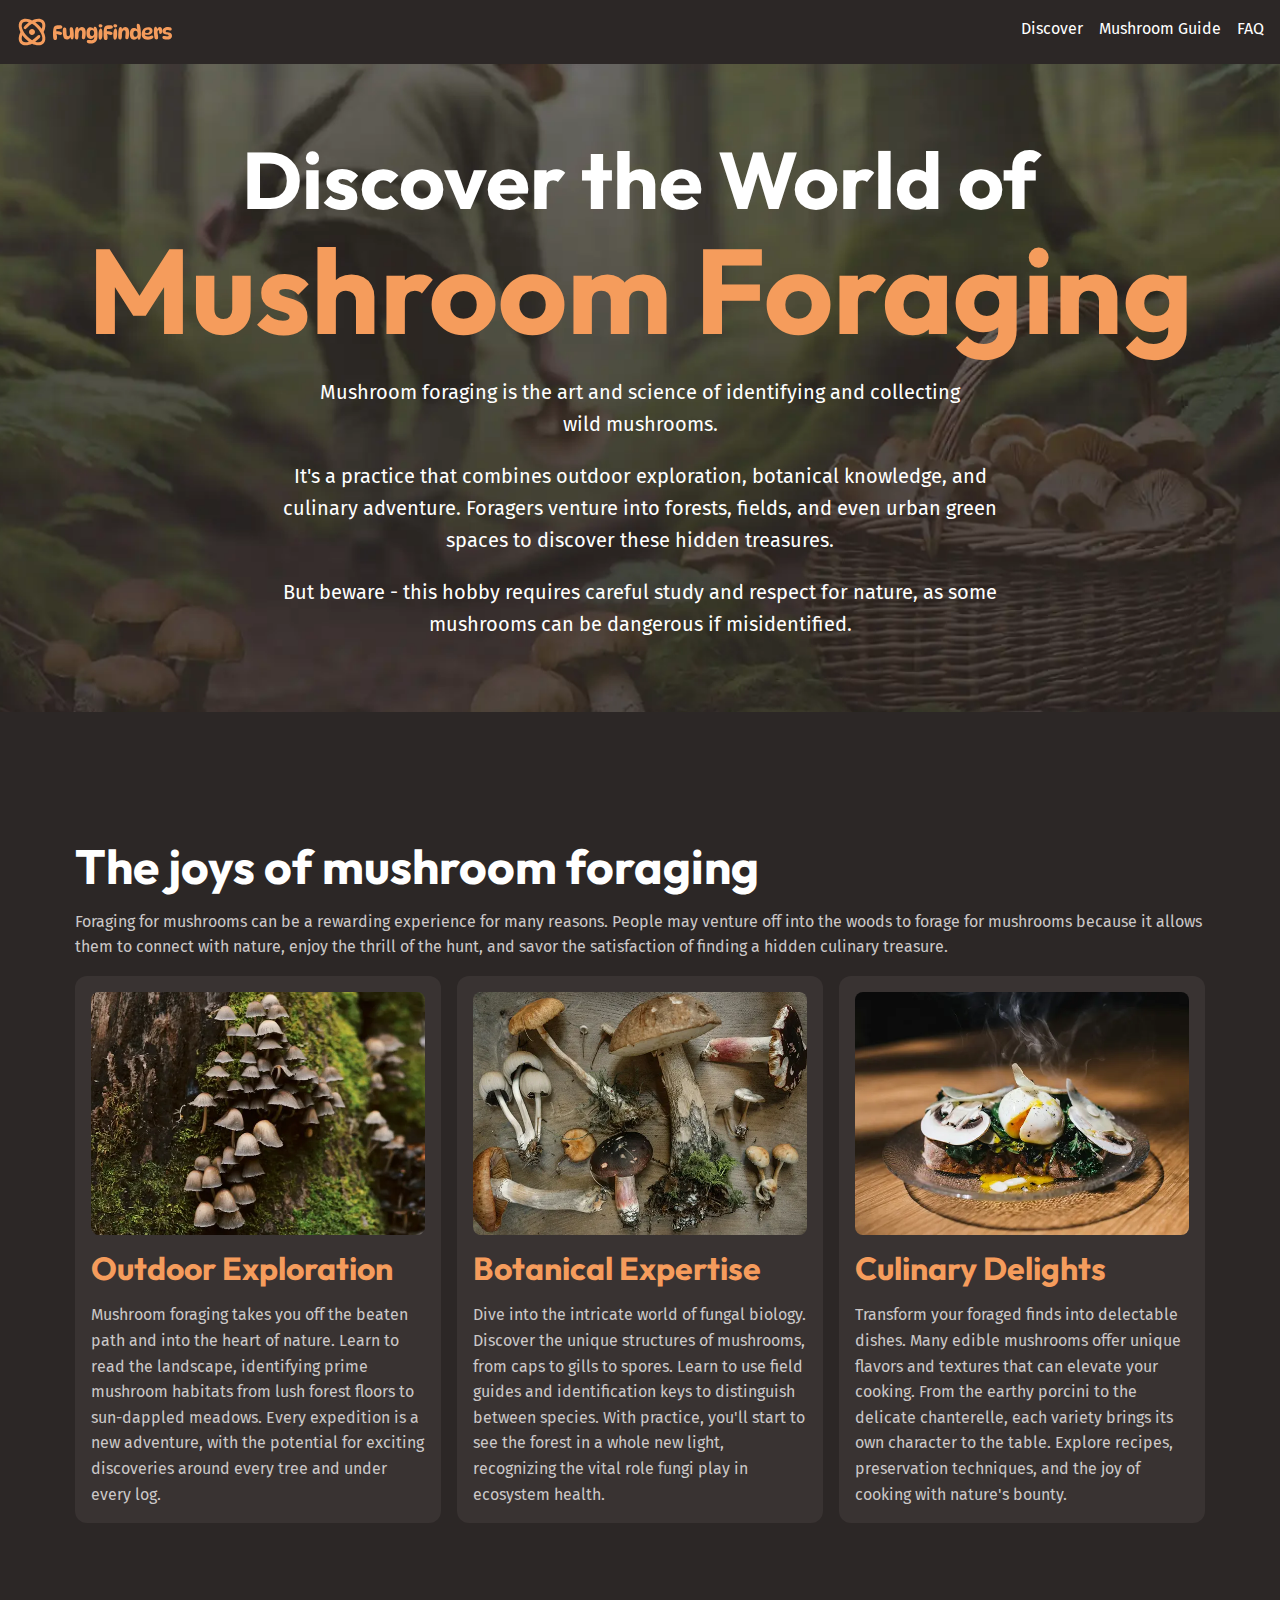
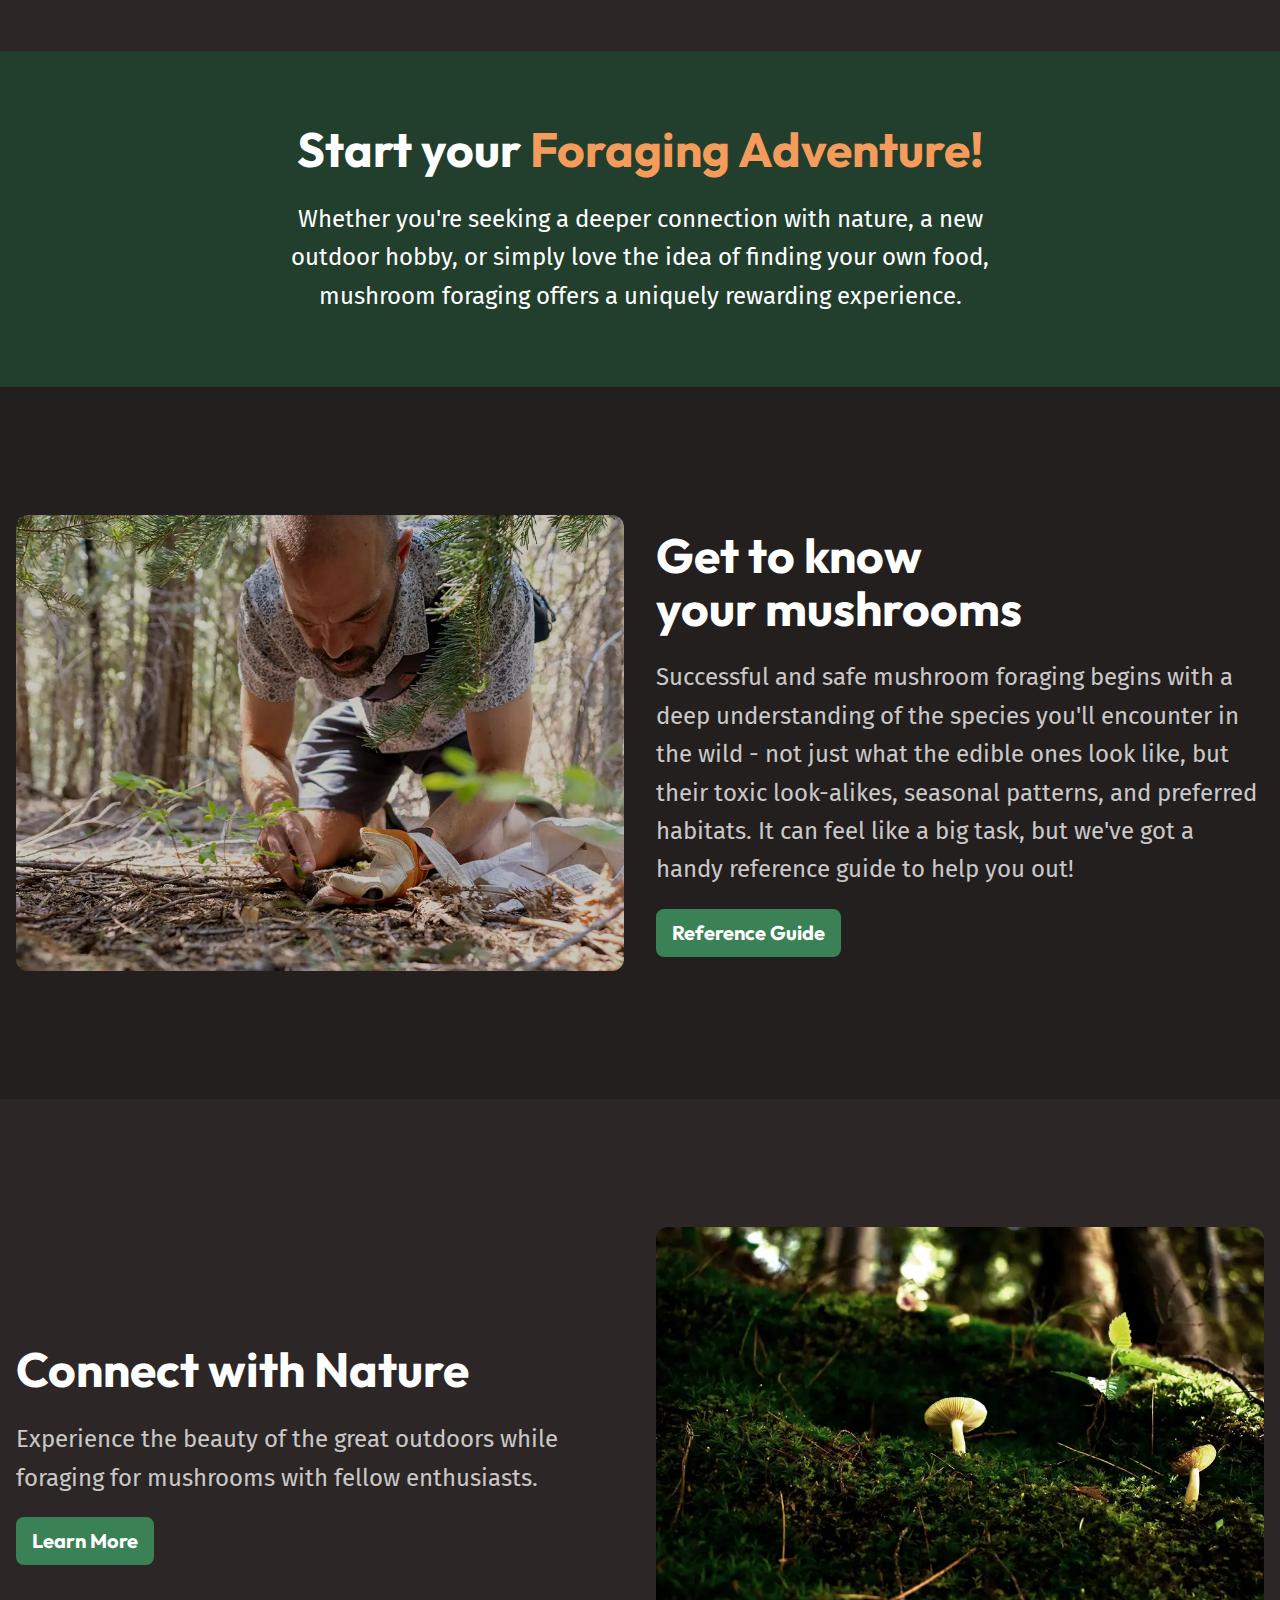
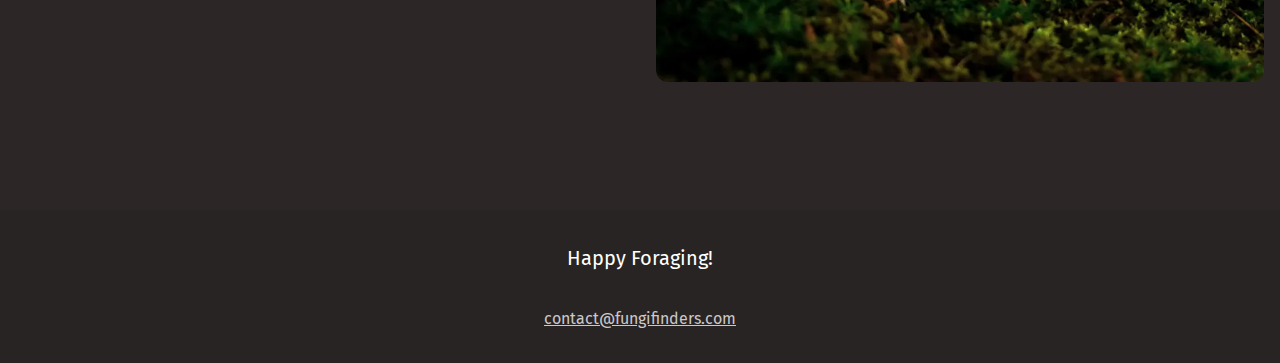
<file: index.html>
<!DOCTYPE html>
<html lang="en">
  <head>
    <meta charset="UTF-8" />
    <meta name="viewport" content="width=device-width, initial-scale=1.0" />
    <title>Fungi Finders</title>
    <link rel="stylesheet" href="styles.css" />
    <link rel="preconnect" href="https://fonts.googleapis.com" />
    <link rel="preconnect" href="https://fonts.gstatic.com" crossorigin />
    <link
      href="https://fonts.googleapis.com/css2?family=Fira+Sans:wght@400;700&family=Outfit:wght@100..900&display=swap"
      rel="stylesheet"
    />
  </head>
  <body>
    <header class="site-header">
      <div class="wrapper" data-width="wide">
        <div class="site-header__inner">
          <a href="/">
            <img src="/assets/fungi-finders.svg" />
          </a>
          <nav class="primary-navigation">
            <ul role="list">
              <li><a href="/">Discover</a></li>
              <li><a href="#">Mushroom Guide</a></li>
              <li><a href="#">FAQ</a></li>
            </ul>
          </nav>
        </div>
      </div>
    </header>
    <main>
      <section class="hero flow section" data-padding="compact">
        <div class="wrapper">
          <h1 class="hero__title">
            Discover the World of <span>Mushroom Foraging</span>
          </h1>
        </div>
        <div class="wrapper" data-width="narrow">
          <div class="flow">
            <p>
              Mushroom foraging is the art and science of identifying and
              collecting wild mushrooms.
            </p>
            <p>
              It's a practice that combines outdoor exploration, botanical
              knowledge, and culinary adventure. Foragers venture into forests,
              fields, and even urban green spaces to discover these hidden
              treasures.
            </p>
            <p>
              But beware - this hobby requires careful study and respect for
              nature, as some mushrooms can be dangerous if misidentified.
            </p>
          </div>
        </div>
      </section>
      <section class="second-sec section">
        <div class="wrapper">
          <div class="flow">
            <h2 class="section-title">The joys of mushroom foraging</h2>
            <p>
              Foraging for mushrooms can be a rewarding experience for many
              reasons. People may venture off into the woods to forage for
              mushrooms because it allows them to connect with nature, enjoy the
              thrill of the hunt, and savor the satisfaction of finding a hidden
              culinary treasure.
            </p>

            <div class="equal-columns">
              <div class="card">
                <img
                  src="/assets/outdoor-exploration.webp"
                  alt="A tightly grouped brown mushrooms growing up a mossy tree trunk"
                />
                <h3 class="card__title">Outdoor Exploration</h3>
                <p>
                  Mushroom foraging takes you off the beaten path and into the
                  heart of nature. Learn to read the landscape, identifying
                  prime mushroom habitats from lush forest floors to sun-dappled
                  meadows. Every expedition is a new adventure, with the
                  potential for exciting discoveries around every tree and under
                  every log.
                </p>
              </div>
              <div class="card">
                <img
                  src="/assets/botanical-expertise.webp"
                  alt="Wild mushrooms on a table"
                />
                <h3 class="card__title">Botanical Expertise</h3>
                <p>
                  Dive into the intricate world of fungal biology. Discover the
                  unique structures of mushrooms, from caps to gills to spores.
                  Learn to use field guides and identification keys to
                  distinguish between species. With practice, you'll start to
                  see the forest in a whole new light, recognizing the vital
                  role fungi play in ecosystem health.
                </p>
              </div>
              <div class="card">
                <img
                  src="/assets/culinary-delight.webp"
                  alt="A mushroom amongst leaves "
                />
                <h3 class="card__title">Culinary Delights</h3>
                <p>
                  Transform your foraged finds into delectable dishes. Many
                  edible mushrooms offer unique flavors and textures that can
                  elevate your cooking. From the earthy porcini to the delicate
                  chanterelle, each variety brings its own character to the
                  table. Explore recipes, preservation techniques, and the joy
                  of cooking with nature's bounty.
                </p>
              </div>
            </div>
          </div>
        </div>
      </section>
      <section
        class="background-accent text-center section"
        data-padding="compact"
      >
        <div class="wrapper" data-width="narrow">
          <div class="flow font-size-lg text-high-contrast">
            <h2 class="section-title">
              Start your <span class="text-brand">Foraging Adventure!</span>
            </h2>
            <p>
              Whether you're seeking a deeper connection with nature, a new
              outdoor hobby, or simply love the idea of finding your own food,
              mushroom foraging offers a uniquely rewarding experience.
            </p>
          </div>
        </div>
      </section>
      <section class="background-extra-dark section">
        <div class="wrapper" data-width="wide">
          <div class="equal-columns" data-gap="large" data-alignment="centered">
            <div>
              <img
                src="/assets/get-to-know.webp"
                alt="A man searching for a mushroom on his knees in forest"
              />
            </div>
            <div class="flow font-size-lg">
              <h2 class="section-title">Get to know your mushrooms</h2>
              <p>
                Successful and safe mushroom foraging begins with a deep
                understanding of the species you'll encounter in the wild - not
                just what the edible ones look like, but their toxic
                look-alikes, seasonal patterns, and preferred habitats. It can
                feel like a big task, but we've got a handy reference guide to
                help you out!
              </p>
              <a class="button" href="#"
                ><span class="visually-hidden"
                  >Learn more about wild mushroom using our handy.</span
                >Reference Guide</a
              >
            </div>
          </div>
        </div>
      </section>
      <section class="section">
        <div class="wrapper" data-width="wide">
          <div class="equal-columns" data-gap="large" data-alignment="centered">
            <div class="flow font-size-lg">
              <h2 class="section-title">Connect with Nature</h2>
              <p>
                Experience the beauty of the great outdoors while foraging for
                mushrooms with fellow enthusiasts.
              </p>
              <a class="button" href="#"
                >Learn More<span class="visually-hidden"
                  >Learn more about different types of mushrooms using our handy
                  mushroom guide.</span
                ></a
              >
            </div>
            <div>
              <img
                src="/assets/nature.webp"
                alt="A small white mushroom growing in a forest"
              />
            </div>
          </div>
        </div>
      </section>
      <footer class="site-footer">
        <p class="site-footer__title">Happy Foraging!</p>
        <a href="contact@fungifinders.com">contact@fungifinders.com</a>
      </footer>
    </main>
  </body>
</html>
</file>
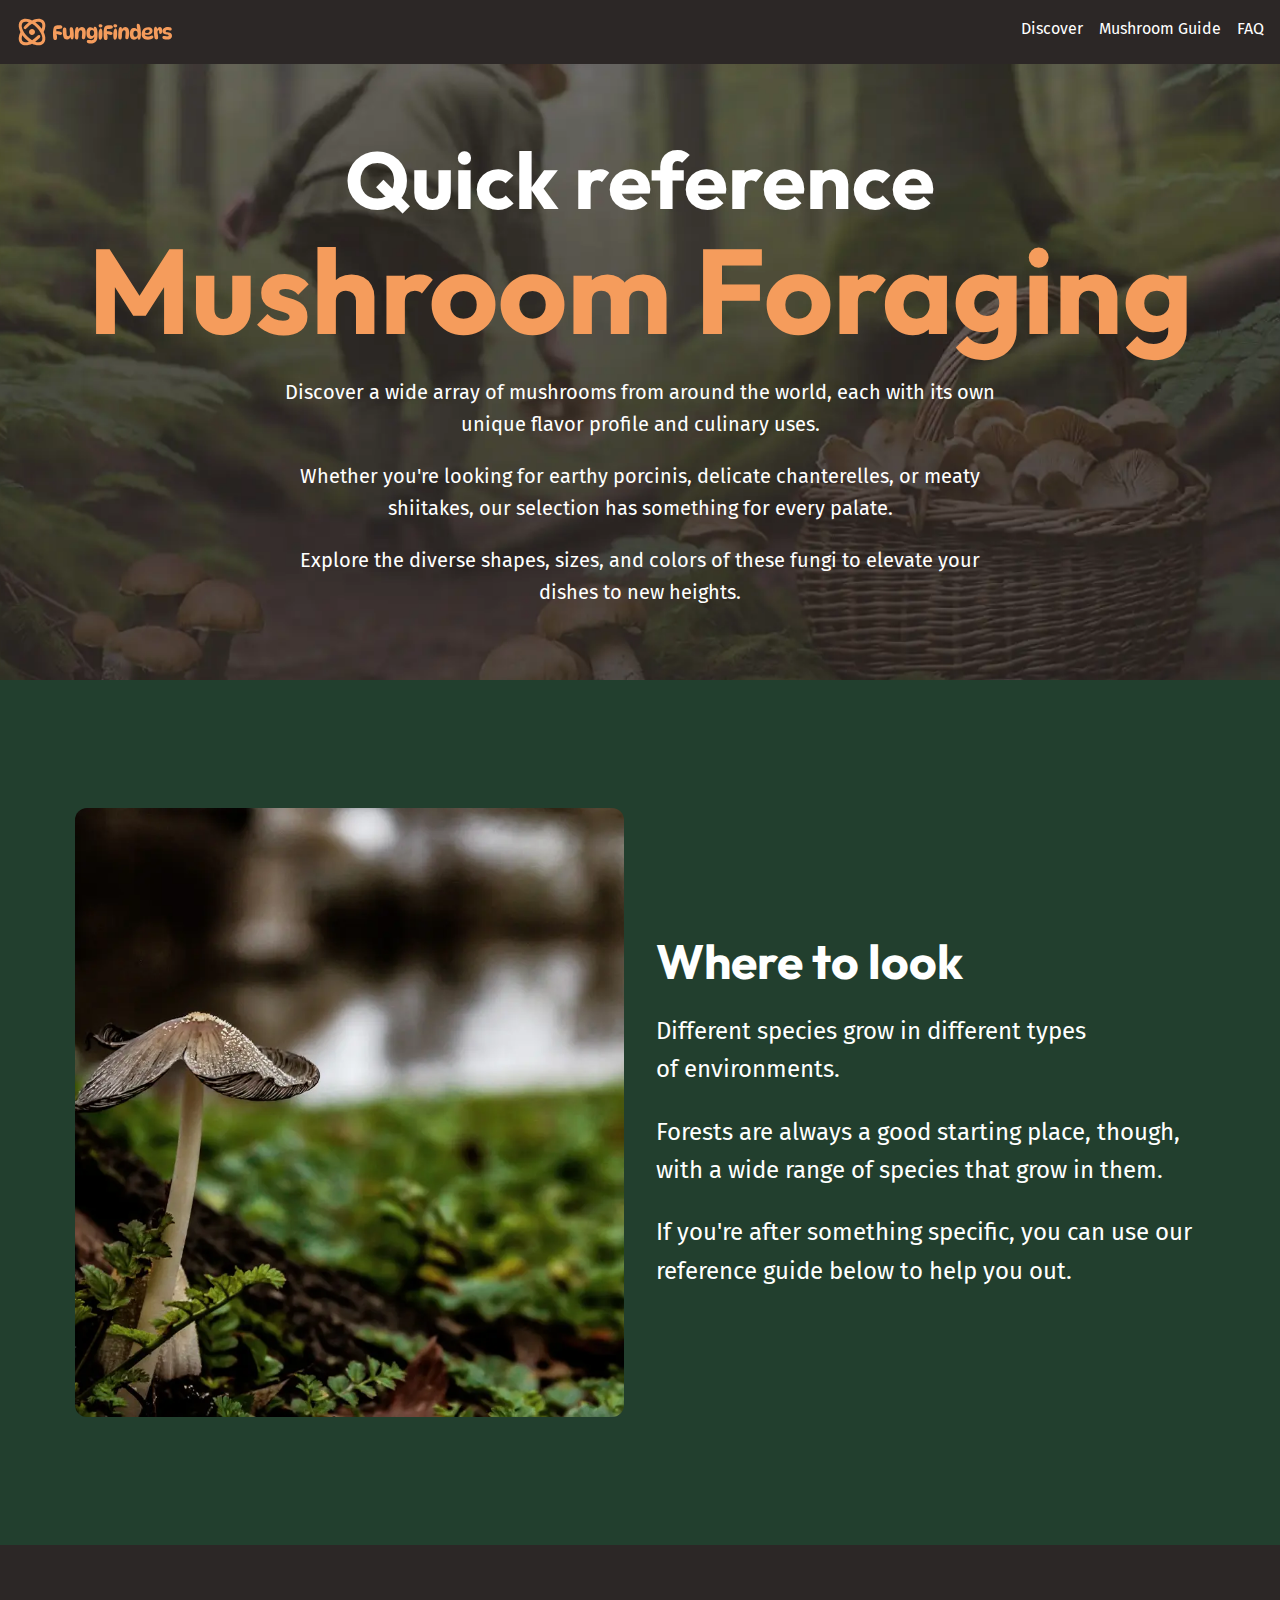
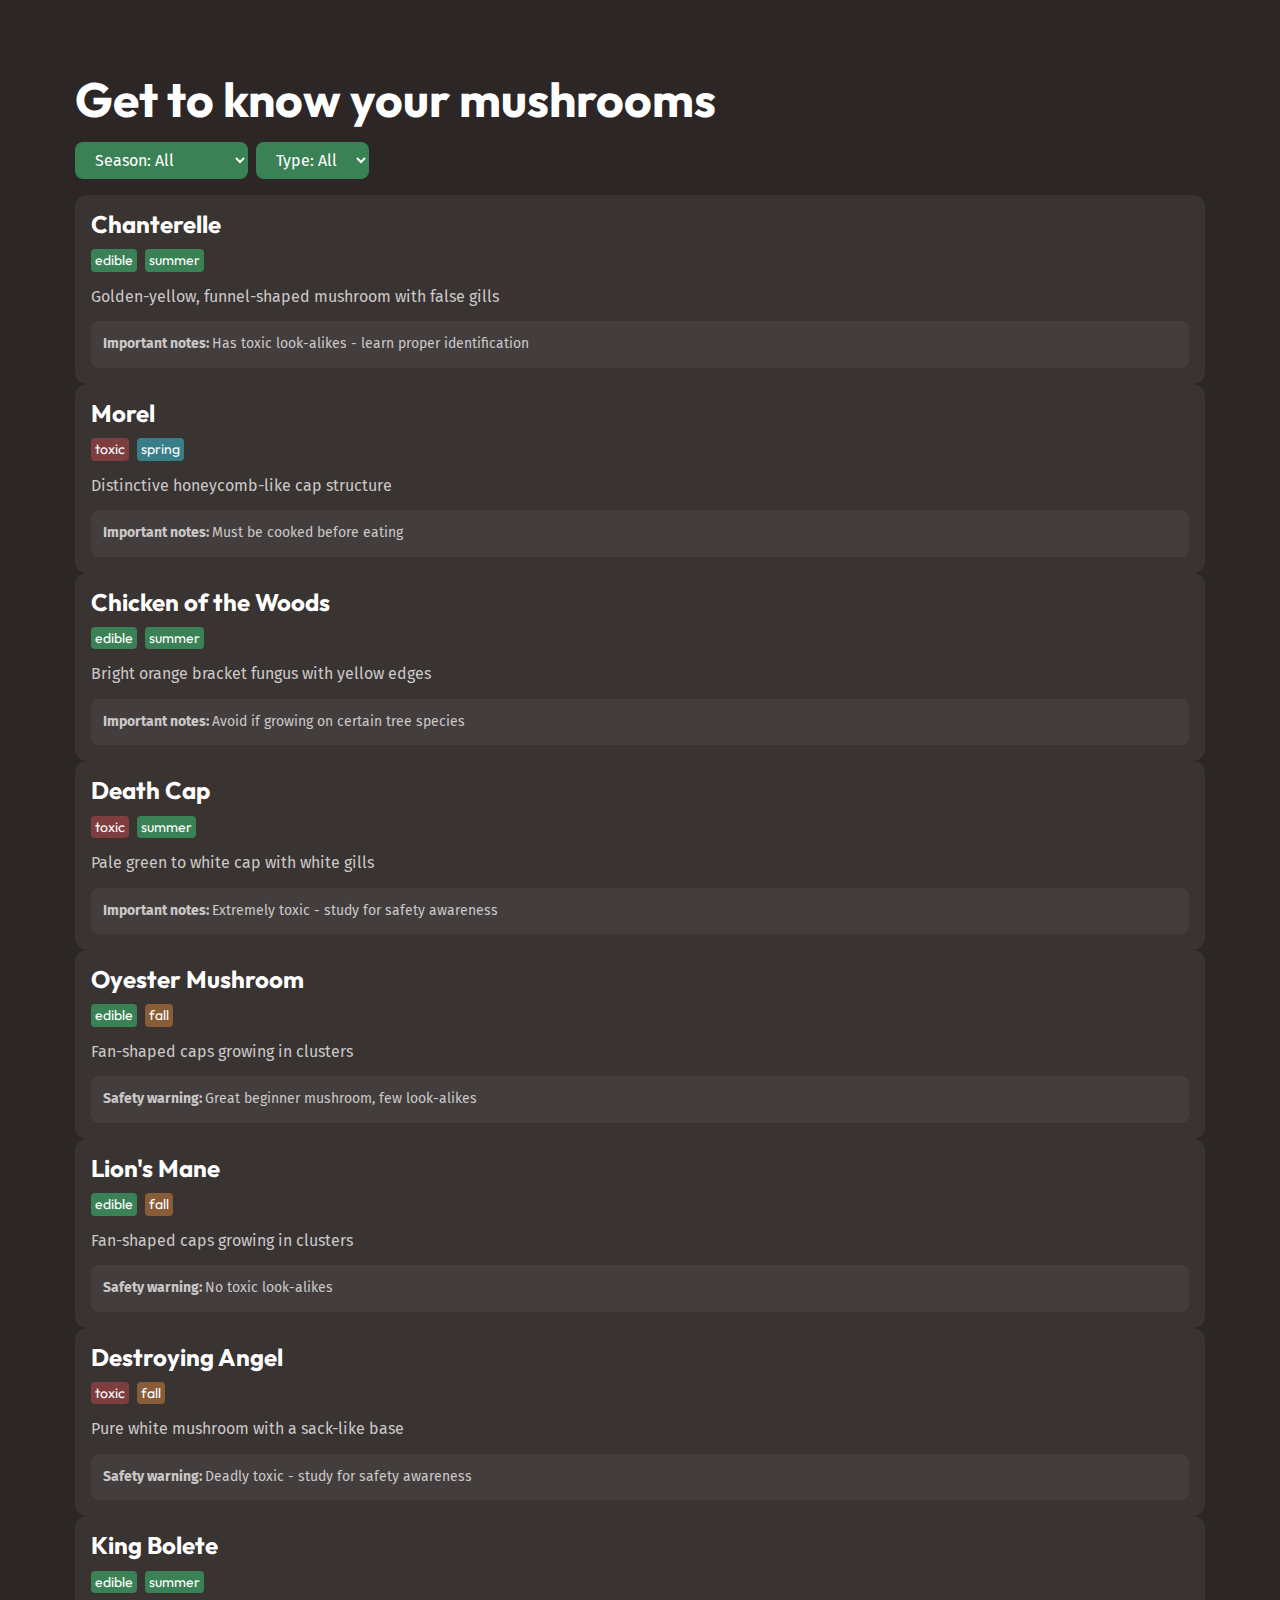
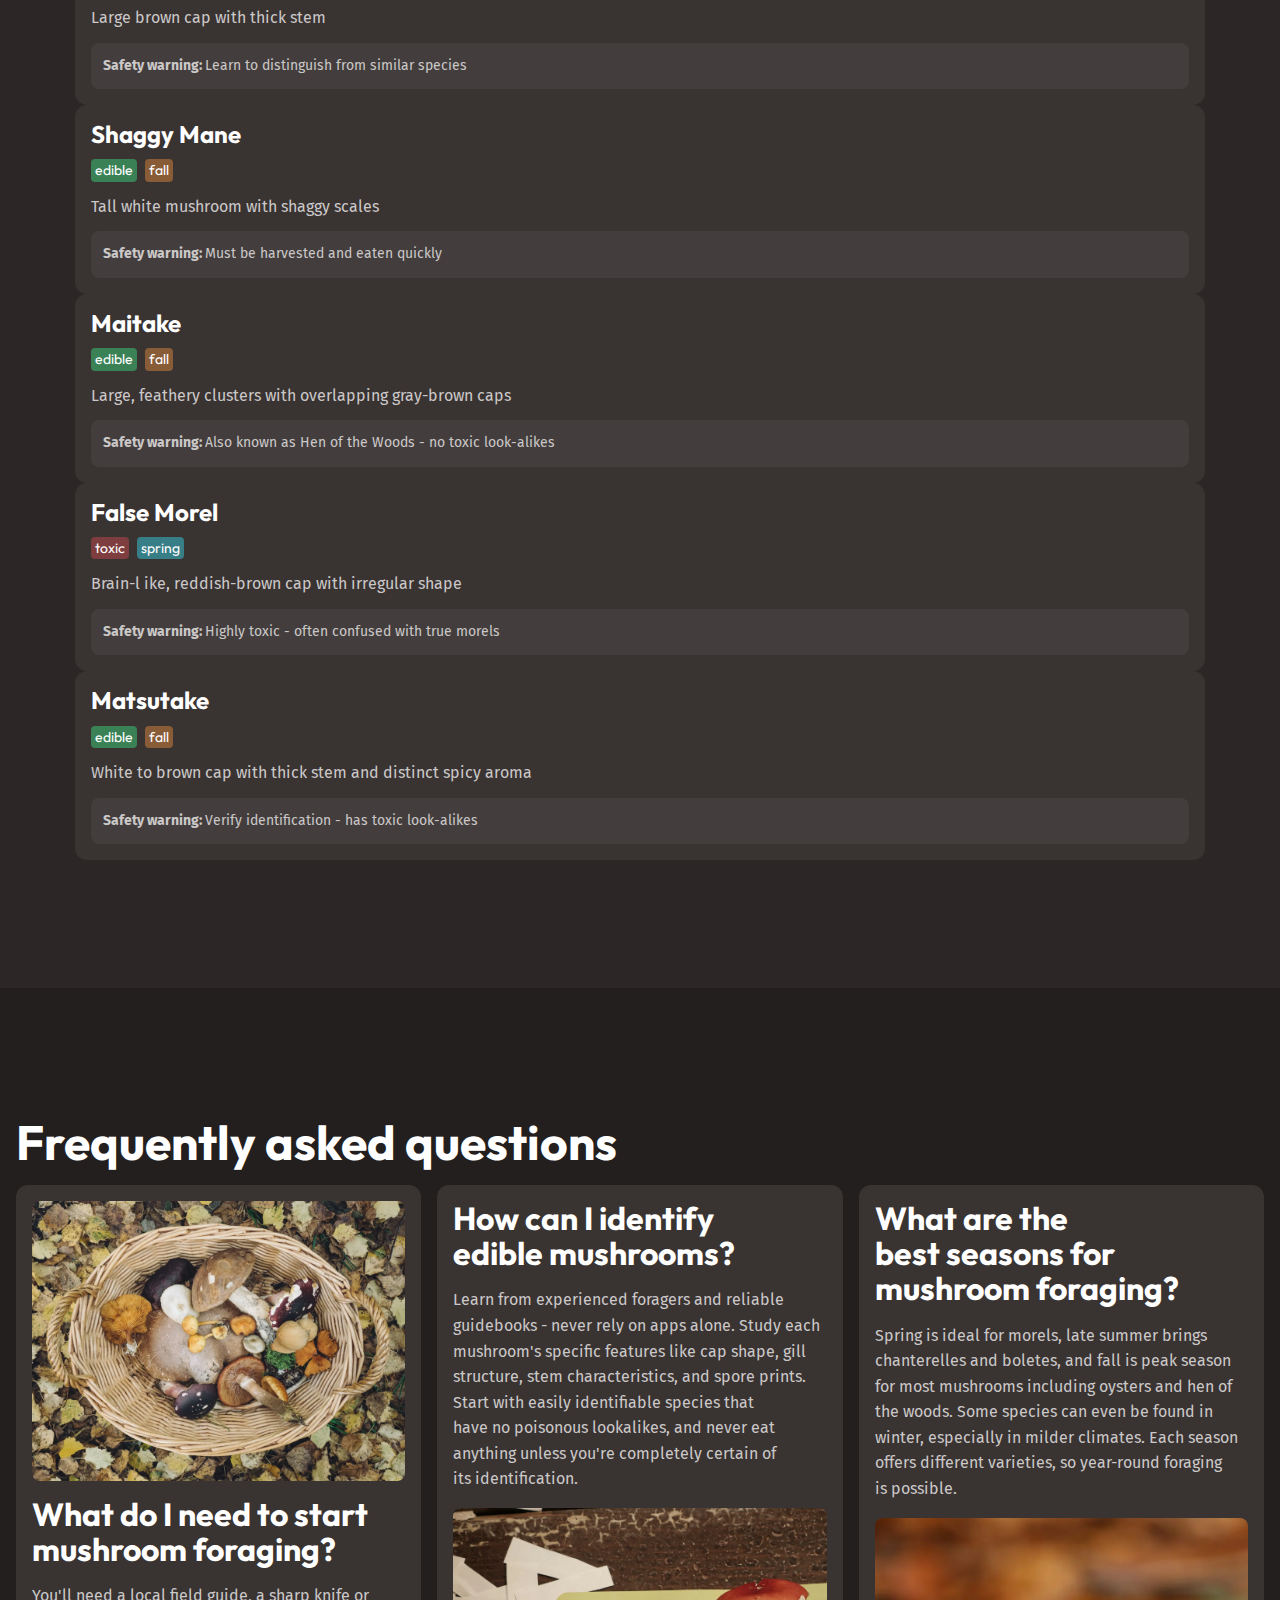
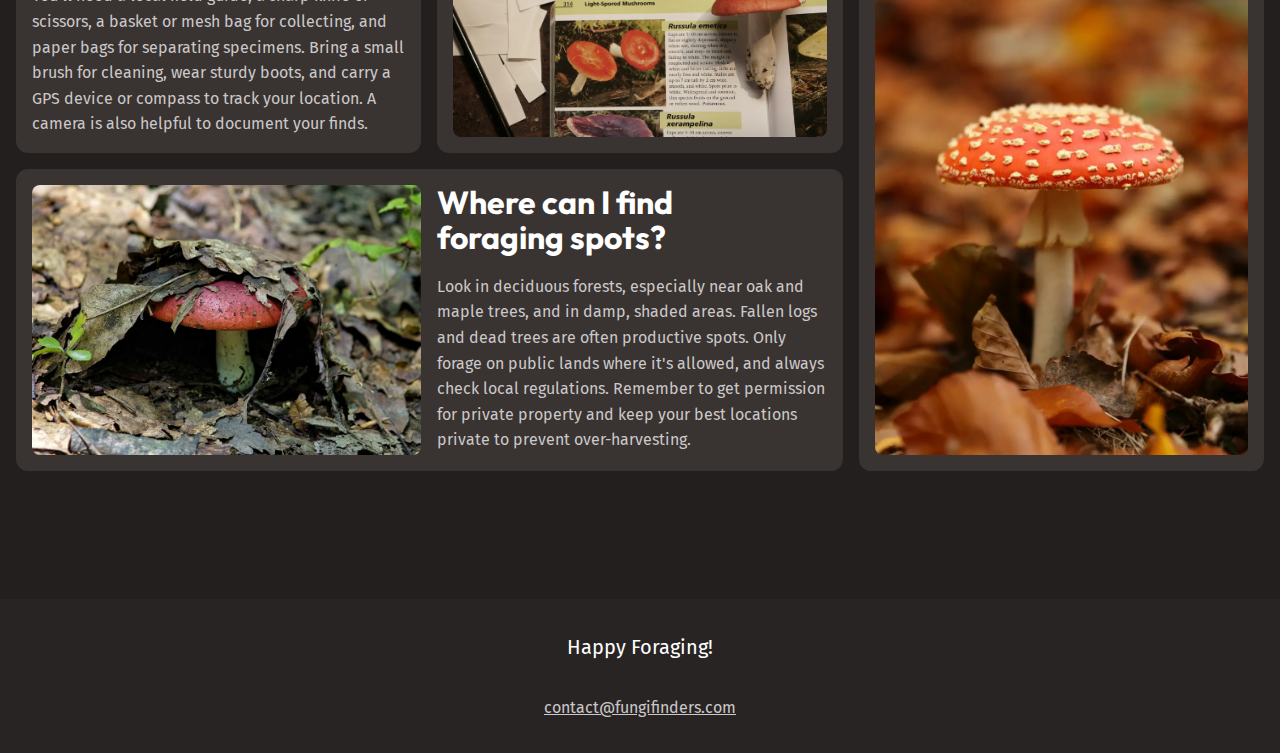
<file: mushroom-guide.html>
<!DOCTYPE html>
<html lang="en">
  <head>
    <meta charset="UTF-8" />
    <meta name="viewport" content="width=device-width, initial-scale=1.0" />
    <title>Fungi Finders</title>
    <link rel="stylesheet" href="styles.css" />
    <link rel="preconnect" href="https://fonts.googleapis.com" />
    <link rel="preconnect" href="https://fonts.gstatic.com" crossorigin />
    <link
      href="https://fonts.googleapis.com/css2?family=Fira+Sans:wght@400;700&family=Outfit:wght@100..900&display=swap"
      rel="stylesheet"
    />
    <script src="/main.js" defer></script>
  </head>

  <body>
    <a class="skip-to-main" href="#main">Skip to main content</a>
    <header class="site-header">
      <div class="wrapper" data-width="wide">
        <div class="site-header__inner">
          <a href="/">
            <img src="/assets/fungi-finders.svg" />
          </a>
          <button aria-controls="primary-nav" aria-expanded="false">
            <span class="visually-hidden">Menu</span>
            <img src="/assets/hamburger.svg" alt="decorative image" />
          </button>
          <nav id="primary-nav" class="primary-navigation">
            <ul role="list">
              <li><a href="/">Discover</a></li>
              <li><a href="/mushroom-guide.html">Mushroom Guide</a></li>
              <li><a href="/mushroom-guide.html#faq">FAQ</a></li>
            </ul>
          </nav>
        </div>
      </div>
    </header>
    <main id="main">
      <section class="hero flow section" data-padding="compact">
        <div class="wrapper">
          <h1 class="hero__title">
            Quick reference <span>Mushroom Foraging</span>
          </h1>
        </div>
        <div class="wrapper" data-width="narrow">
          <div class="flow">
            <p>
              Discover a wide array of mushrooms from around the world, each
              with its own unique flavor profile and culinary uses.
            </p>
            <p>
              Whether you're looking for earthy porcinis, delicate chanterelles,
              or meaty shiitakes, our selection has something for every palate.
            </p>
            <p>
              Explore the diverse shapes, sizes, and colors of these fungi to
              elevate your dishes to new heights.
            </p>
          </div>
        </div>
      </section>

      <!--where to look-->
      <section class="background-accent section">
        <div class="wrapper">
          <div class="equal-columns" data-alignment="centered" data-gap="large">
            <div>
              <img
                src="assets/where-to-look.webp"
                alt="A white mushroom with large cap growing."
              />
            </div>
            <div class="flow font-size-lg text-high-contrast">
              <h2 class="section-title">Where to look</h2>
              <p>Different species grow in different types of environments.</p>
              <p>
                Forests are always a good starting place, though, with a wide
                range of species that grow in them.
              </p>
              <p>
                If you're after something specific, you can use our reference
                guide below to help you out.
              </p>
            </div>
          </div>
        </div>
      </section>

      <section class="mushroom-guide section">
        <div class="wrapper">
          <div class="flow">
            <h2 class="section-title">Get to know your mushrooms</h2>
            <div class="flex-group">
              <select>
                <option value="all">Season: All</option>
                <option value="spring">Season: Spring</option>
                <option value="summer">Season: Summer</option>
                <option value="fall">Season: Fall</option>
              </select>
              <select>
                <option value="all">Type: All</option>
                <option value="edible">Edible</option>
                <option value="toxic">Toxic</option>
              </select>
            </div>

            <!--grid of mushrooms-->
            <div class="grid-auto-fit">
              <div class="card">
                <h3 class="card__title">Chanterelle</h3>
                <ul
                  class="tag-list"
                  role="list"
                  aria-label="Mushroom characteristics"
                >
                  <li data-edible="edible">
                    <span class="visually-hidden"> This mushroom is </span>
                    edible
                  </li>
                  <li data-season="summer">
                    <span class="visually-hidden">
                      Best season to harvest mushroom is
                    </span>
                    summer
                  </li>
                </ul>
                <p>Golden-yellow, funnel-shaped mushroom with false gills</p>
                <div class="card__note">
                  <strong>Important notes: </strong>
                  Has toxic look-alikes - learn proper identification
                </div>
              </div>
              <div class="card">
                <h3 class="card__title">Morel</h3>
                <ul
                  class="tag-list"
                  role="list"
                  aria-label="Mushroom characteristics"
                >
                  <li data-edible="toxic">
                    <span class="visually-hidden"> This mushroom is </span>
                    toxic
                  </li>
                  <li data-season="spring">
                    <span class="visually-hidden">
                      Best season to harvest mushroom is
                    </span>
                    spring
                  </li>
                </ul>
                <p>Distinctive honeycomb-like cap structure</p>
                <div class="card__note">
                  <strong>Important notes: </strong>
                  Must be cooked before eating
                </div>
              </div>
              <div class="card">
                <h3 class="card__title">Chicken of the Woods</h3>
                <ul
                  class="tag-list"
                  role="list"
                  aria-label="Mushroom characteristics"
                >
                  <li data-edible="edible">
                    <span class="visually-hidden"> This mushroom is </span>
                    edible
                  </li>
                  <li data-season="summer">
                    <span class="visually-hidden">
                      Best season to harvest mushroom is
                    </span>
                    summer
                  </li>
                </ul>
                <p>Bright orange bracket fungus with yellow edges</p>
                <div class="card__note">
                  <strong>Important notes: </strong>
                  Avoid if growing on certain tree species
                </div>
              </div>
              <div class="card">
                <h3 class="card__title">Death Cap</h3>
                <ul
                  class="tag-list"
                  role="list"
                  aria-label="Mushroom characteristics"
                >
                  <li data-edible="toxic">
                    <span class="visually-hidden"> This mushroom is </span>
                    toxic
                  </li>
                  <li data-season="summer">
                    <span class="visually-hidden">
                      Best season to harvest mushroom is
                    </span>
                    summer
                  </li>
                </ul>
                <p>Pale green to white cap with white gills</p>
                <div class="card__note">
                  <strong>Important notes: </strong>
                  Extremely toxic - study for safety awareness
                </div>
              </div>
              <div class="card">
                <h3 class="card__title">Oyester Mushroom</h3>
                <ul
                  class="tag-list"
                  role="list"
                  aria-label="Mushroom characteristics"
                >
                  <li data-edible="edible">
                    <span class="visually-hidden"> This mushroom is </span>
                    edible
                  </li>
                  <li data-season="fall">
                    <span class="visually-hidden">
                      Best season to harvest mushroom is
                    </span>
                    fall
                  </li>
                </ul>
                <p>Fan-shaped caps growing in clusters</p>
                <div class="card__note">
                  <strong>Safety warning: </strong>
                  Great beginner mushroom, few look-alikes
                </div>
              </div>
              <div class="card">
                <h3 class="card__title">Lion's Mane</h3>
                <ul
                  class="tag-list"
                  role="list"
                  aria-label="Mushroom characteristics"
                >
                  <li data-edible="edible">
                    <span class="visually-hidden"> This mushroom is </span>
                    edible
                  </li>
                  <li data-season="fall">
                    <span class="visually-hidden">
                      White, shaggy appearance like a lion's mane
                    </span>
                    fall
                  </li>
                </ul>
                <p>Fan-shaped caps growing in clusters</p>
                <div class="card__note">
                  <strong>Safety warning: </strong>
                  No toxic look-alikes
                </div>
              </div>
              <div class="card">
                <h3 class="card__title">Destroying Angel</h3>
                <ul
                  class="tag-list"
                  role="list"
                  aria-label="Mushroom characteristics"
                >
                  <li data-edible="toxic">
                    <span class="visually-hidden"> This mushroom is </span>
                    toxic
                  </li>
                  <li data-season="fall">
                    <span class="visually-hidden">
                      Best season to harvest mushroom is
                    </span>
                    fall
                  </li>
                </ul>
                <p>Pure white mushroom with a sack-like base</p>
                <div class="card__note">
                  <strong>Safety warning: </strong>
                  Deadly toxic - study for safety awareness
                </div>
              </div>
              <div class="card">
                <h3 class="card__title">King Bolete</h3>
                <ul
                  class="tag-list"
                  role="list"
                  aria-label="Mushroom characteristics"
                >
                  <li data-edible="edible">
                    <span class="visually-hidden"> This mushroom is </span>
                    edible
                  </li>
                  <li data-season="summer">
                    <span class="visually-hidden">
                      Best season to harvest mushroom is
                    </span>
                    summer
                  </li>
                </ul>
                <p>Large brown cap with thick stem</p>
                <div class="card__note">
                  <strong>Safety warning: </strong>
                  Learn to distinguish from similar species
                </div>
              </div>
              <div class="card">
                <h3 class="card__title">Shaggy Mane</h3>
                <ul
                  class="tag-list"
                  role="list"
                  aria-label="Mushroom characteristics"
                >
                  <li data-edible="edible">
                    <span class="visually-hidden"> This mushroom is </span>
                    edible
                  </li>
                  <li data-season="fall">
                    <span class="visually-hidden">
                      Best season to harvest mushroom is
                    </span>
                    fall
                  </li>
                </ul>
                <p>Tall white mushroom with shaggy scales</p>
                <div class="card__note">
                  <strong>Safety warning: </strong>
                  Must be harvested and eaten quickly
                </div>
              </div>
              <div class="card">
                <h3 class="card__title">Maitake</h3>
                <ul
                  class="tag-list"
                  role="list"
                  aria-label="Mushroom characteristics"
                >
                  <li data-edible="edible">
                    <span class="visually-hidden"> This mushroom is </span>
                    edible
                  </li>
                  <li data-season="fall">
                    <span class="visually-hidden">
                      Best season to harvest mushroom is
                    </span>
                    fall
                  </li>
                </ul>
                <p>Large, feathery clusters with overlapping gray-brown caps</p>
                <div class="card__note">
                  <strong>Safety warning: </strong>
                  Also known as Hen of the Woods - no toxic look-alikes
                </div>
              </div>
              <div class="card">
                <h3 class="card__title">False Morel</h3>
                <ul
                  class="tag-list"
                  role="list"
                  aria-label="Mushroom characteristics"
                >
                  <li data-edible="toxic">
                    <span class="visually-hidden"> This mushroom is </span>
                    toxic
                  </li>
                  <li data-season="spring">
                    <span class="visually-hidden">
                      Best season to harvest mushroom is
                    </span>
                    spring
                  </li>
                </ul>
                <p>Brain-l ike, reddish-brown cap with irregular shape</p>
                <div class="card__note">
                  <strong>Safety warning: </strong>
                  Highly toxic - often confused with true morels
                </div>
              </div>
              <div class="card">
                <h3 class="card__title">Matsutake</h3>
                <ul
                  class="tag-list"
                  role="list"
                  aria-label="Mushroom characteristics"
                >
                  <li data-edible="edible">
                    <span class="visually-hidden"> This mushroom is </span>
                    edible
                  </li>
                  <li data-season="fall">
                    <span class="visually-hidden">
                      Best season to harvest mushroom is
                    </span>
                    fall
                  </li>
                </ul>
                <p>
                  White to brown cap with thick stem and distinct spicy aroma
                </p>
                <div class="card__note">
                  <strong>Safety warning: </strong>
                  Verify identification - has toxic look-alikes
                </div>
              </div>
            </div>
          </div>
        </div>
      </section>

      <!-- faq -->
      <section id="faq" class="background-extra-dark section">
        <div class="wrapper flow" data-width="wide">
          <h2 class="section-title">Frequently asked questions</h2>
          <div class="faq-bento">
            <div class="card">
              <img
                src="assets/start-foraging.webp"
                alt="A basket full of wide mushrooms"
              />
              <h3 class="card__title">
                What do I need to start mushroom foraging?
              </h3>
              <p>
                You'll need a local field guide, a sharp knife or scissors, a
                basket or mesh bag for collecting, and paper bags for separating
                specimens. Bring a small brush for cleaning, wear sturdy boots,
                and carry a GPS device or compass to track your location. A
                camera is also helpful to document your finds.
              </p>
            </div>

            <div class="card">
              <img
                src="assets/identify-mushrooms.webp"
                alt="A mushroom on top of a book"
              />
              <h3 class="card__title">How can I identify edible mushrooms?</h3>
              <p>
                Learn from experienced foragers and reliable guidebooks - never
                rely on apps alone. Study each mushroom's specific features like
                cap shape, gill structure, stem characteristics, and spore
                prints. Start with easily identifiable species that have no
                poisonous lookalikes, and never eat anything unless you're
                completely certain of its identification.
              </p>
            </div>

            <div class="card">
              <img
                src="assets/where-to-find.webp"
                alt="A red mushroom covered with leaves"
              />
              <h3 class="card__title">Where can I find foraging spots?</h3>
              <p>
                Look in deciduous forests, especially near oak and maple trees,
                and in damp, shaded areas. Fallen logs and dead trees are often
                productive spots. Only forage on public lands where it's
                allowed, and always check local regulations. Remember to get
                permission for private property and keep your best locations
                private to prevent over-harvesting.
              </p>
            </div>

            <div class="card">
              <img
                src="assets/best-seasons.webp"
                alt="A red mushroom amongst leaves"
              />
              <h3 class="card__title">
                What are the best seasons for mushroom foraging?
              </h3>
              <p>
                Spring is ideal for morels, late summer brings chanterelles and
                boletes, and fall is peak season for most mushrooms including
                oysters and hen of the woods. Some species can even be found in
                winter, especially in milder climates. Each season offers
                different varieties, so year-round foraging is possible.
              </p>
            </div>
          </div>
        </div>
      </section>
    </main>
    <footer class="site-footer">
      <p class="site-footer__title">Happy Foraging!</p>
      <a href="contact@fungifinders.com">contact@fungifinders.com</a>
    </footer>
  </body>
</html>
</file>
<file: styles.css>
@view-transition {
  navigation: auto;
}

@layer reset {
  *,
  *::before,
  *::after {
    box-sizing: border-box;
  }

  /* https://kilianvalkhof.com/2022/css-html/your-css-reset-needs-text-size-adjust-probably/ */
  html {
    -moz-text-size-adjust: none;
    -webkit-text-size-adjust: none;
    text-size-adjust: none;
  }

  body,
  h1,
  h2,
  h3,
  h4,
  p,
  figure,
  blockquote,
  dl,
  dd {
    margin: 0;
  }

  /* https://www.scottohara.me/blog/2019/01/12/lists-and-safari.html */
  [role="list"] {
    list-style: none;
    margin: 0;
    padding: 0;
  }

  body {
    min-block-size: 100vh;
    line-height: 1.6;
  }

  h1,
  h2,
  h3,
  button,
  input,
  label {
    line-height: 1.1;
  }

  h1,
  h2,
  h3,
  h4 {
    text-wrap: balance;
  }

  p,
  li {
    text-wrap: pretty;
  }

  img,
  picture {
    max-inline-size: 100%;
    display: block;
  }

  input,
  button,
  textarea,
  select {
    font: inherit;
  }
}

@layer base {
  :root {
    --clr-white: hsl(0, 0%, 100%);
    --clr-gray-100: hsl(0, 2%, 79%);
    --clr-brand-400: hsl(25, 88%, 75%);
    --clr-brand-500: hsl(25, 88%, 66%);
    --clr-green-400: hsl(143, 19%, 49%);
    --clr-green-500: hsl(143, 38%, 37%);
    --clr-green-600: hsl(145, 29%, 19%);

    --clr-brown-100: hsl(10, 5%, 90%);
    --clr-brown-200: hsl(9, 7%, 85%);
    --clr-brown-300: hsl(9, 8%, 75%);
    --clr-brown-400: hsl(0, 6%, 60%);

    --clr-brown-500: hsl(10, 5%, 25%);
    --clr-brown-600: hsl(9, 7%, 21%);
    --clr-brown-700: hsl(9, 8%, 16%);
    --clr-brown-800: hsl(0, 6%, 15%);
    --clr-brown-900: hsl(0, 6%, 13%);

    --clr-orange-500: hsl(28, 43%, 37%);
    --clr-red-500: hsl(359, 34%, 37%);
    --clr-teal-500: hsl(186, 42%, 37%);

    --ff-heading: "Outfit", sans-serif;
    --ff-body: "Fira Sans", sans-serif;

    --fs-300: 0.875rem;
    --fs-400: 1rem;
    --fs-500: 1.125rem;
    --fs-600: 1.25rem;
    --fs-700: 1.5rem;
    --fs-800: 2rem;
    --fs-900: 3.75rem;
    --fs-1000: 3.75rem;

    @media (width > 760px) {
      --fs-300: 0.875rem;
      --fs-400: 1rem;
      --fs-500: 1.25rem;
      --fs-600: 1.5rem;
      --fs-700: 2rem;
      --fs-800: 3rem;
      --fs-900: 5rem;
      --fs-1000: 7.5rem;
    }
  }

  :root {
    --text-main: var(--clr-gray-100);
    --text-high-contrast: var(--clr-white);
    --text-brand: var(--clr-brand-500);
    --text-brand-light: var(--clr-brand-400);

    --background-accent-light: var(--clr-green-400);
    --background-accent-main: var(--clr-green-500);
    --background-accent-dark: var(--clr-green-600);

    --background-extra-light: var(--clr-brown-500);
    --background-light: var(--clr-brown-600);
    --background-main: var(--clr-brown-700);
    --background-dark: var(--clr-brown-800);
    --background-extra-dark: var(--clr-brown-900);

    --font-size-heading-sm: var(--fs-700);
    --font-size-heading-regular: var(--fs-800);
    --font-size-heading-lg: var(--fs-900);
    --font-size-heading-xl: var(--fs-1000);

    --font-size-sm: var(--fs-300);
    --font-size-regular: var(--fs-400);
    --font-size-md: var(--fs-500);
    --font-size-lg: var(--fs-600);

    --border-radius-1: 0.25rem;
    --border-radius-2: 0.5rem;
    --border-radius-3: 0.75rem;

    @media (prefers-colors-scheme: light) {
      --text-main: var(--clr-brown-800);
      --text-high-contrast: var(--clr-900);

      --background-accent-light: var(--clr-green-600);
      --background-accent-main: var(--clr-green-500);
      --background-accent-dark: var(--clr-green-400);
      --background-extra-light: var(--clr-white);
      --background-light: var(--clr-brown-100);
      --background-main: var(--clr-brown-200);
      --background-dark: var(--clr-brown-300);
      --background-extra-dark: var(--clr-brown-400);
    }
  }

  html {
    font-family: var(--ff-body);
    line-height: 1.6;
    scroll-padding: 3rem;
  }

  @media (prefers-reduced-motion: no-preference) {
    html {
      scroll-behavior: smooth;
    }
  }

  body {
    font-size: var(--font-size-regular);
    color: var(--text-main);
    background-color: var(--background-main);
  }

  h1,
  h2,
  h3,
  h4 {
    font-family: var(--ff-heading);
    color: var(--text-high-contrast);
  }

  h1 {
    font-size: var(--font-size-heading-lg);
  }

  a {
    color: var(--text-high-contrast);
  }

  a:hover,
  a:focus-visible {
    color: var(--text-brand-light);
  }

  img {
    border-radius: var(--border-radius-3);
  }
}

@layer layout {
  .flex-group {
    display: flex;
    flex-wrap: wrap;
    gap: 0.5rem;
  }

  .flow > * + * {
    margin-top: var(--flow-spacer, 1em);
  }

  .grid-flow {
    display: grid;
    gap: var(--grid-flow-gap, 1rem);
  }

  .grid-auto-fill {
    --auto-fill-min-col-size: 250px;
    display: grid;
    gap: 1rem;
    grid-template-columns: repeat(
      auto-fill,
      minmax(min(var(--auto-fill-min-col-size), 100%), 1fr)
    );
  }

  .equal-columns {
    display: grid;
    gap: var(--equal-columns-gap, 1rem);
    align-items: var(--equal-columns-vertical-alignment, stretch);

    @media (width > 760px) {
      grid-auto-flow: column;
      grid-auto-columns: 1fr;
    }

    &[data-gap="large"] {
      --equal-columns-gap: 2rem;
    }

    &[data-alignment="centered"] {
      --equal-columns-vertical-alignment: center;
    }
  }

  .section {
    --padding: 3.75rem;
    padding-block: var(--padding);

    @media (width > 760px) {
      padding-block: 8rem;

      &[data-padding="compact"] {
        padding-block: 4.5rem;
      }
    }
  }

  .wrapper {
    --wrapper-max-width: 1130px;
    --wrapper-padding: 1rem;

    max-width: var(--wrapper-max-width);
    margin-inline: auto;
    padding-inline: var(--wrapper-padding);
    /* helps to match the Figma file */
    box-sizing: content-box;

    &[data-width="wide"] {
      --wrapper-max-width: 1330px;
    }

    &[data-width="narrow"] {
      --wrapper-max-width: 720px;
    }
  }
}

@layer components {
  .skip-to-main:not(:focus) {
    clip: rect(0 0 0 0);
    clip-path: inset(50%);
    height: 1px;
    overflow: hidden;
    position: absolute;
    white-space: nowrap;
    width: 1px;
  }

  .skip-to-main {
    background: var(--background-accent-main);
    padding: 1rem;
    border-radius: var(--border-radius-2);
    position: absolute;
  }

  .site-header {
    padding-block: 1rem;
    overflow-x: clip;
    position: relative;
  }

  .site-header__inner {
    display: flex;
    gap: 0.5rem 1rem;
    flex-wrap: wrap;
    justify-content: space-between;
  }

  [aria-controls="primary-nav"] {
    z-index: 100;
    cursor: pointer;
    background: transparent;
    border: 0;

    img {
      border-radius: 0;
    }
  }

  [aria-controls="primary-nav"] {
    display: none;
  }

  .primary-navigation {
    ul {
      display: flex;
      flex-wrap: wrap;
      gap: 0.5rem 1rem;
    }

    a {
      text-decoration: none;
    }

    @media (width < 760px) {
      display: none;
      opacity: 0;
      transition: opacity 0.25s, display 0.25s, translate 0.25s;
      transition-behavior: allow-discrete;
      translate: 100% 0;
      position: absolute;
      z-index: 10;
      top: 0;
      right: 0;
      font-size: --font-size-lg;
      font-weight: 700;
      font-family: var(--ff-heading);
      background-color: var(--background-accent-main);
      padding: 2rem;
      border-radius: 0 0 0 var(--border-radius-3);

      ul {
        gap: 0;
        flex-direction: column;
      }

      li {
        --delay: 0.25s;
        translate: 50%;
        transition: translate 0.25s var(--delay), opacity 0.25s var(--delay);
      }

      li:nth-child(2) {
        --delay: 0.5s;
      }

      li:nth-child(3) {
        --delay: 0.75s;
      }

      li + li {
        margin-block-start: 1.5rem;
        padding-block-start: 1.5rem;
        border-top: 2px solid var(--background-accent-light);
      }
    }
  }

  @media (width < 760px) {
    [aria-controls="primary-nav"] {
      display: block;
    }
    [aria-expanded="true"] ~ .primary-navigation {
      display: block;
      opacity: 1;
      translate: 0 0;

      @starting-style {
        opacity: 0;
        translate: 0 -100%;
      }

      li {
        translate: 0 0;
        opacity: 1;

        @starting-style {
          opacity: 0;
          translate: 50% 0;
        }
      }
    }
  }

  .site-footer {
    text-align: center;
    background-color: var(--background-dark);
    padding-block: 2rem;
    display: grid;
    gap: 2rem;

    a {
      color: var(--text-main);
    }

    a hover {
      color: var(--text-brand-light);
    }
  }

  .site-footer__title {
    font-size: var(--font-size-md);
    color: var(--text-high-contrast);
  }

  .hero {
    text-align: center;
    font-size: var(--font-size-md);
    color: var(--text-high-contrast);
    background-image: url(/assets/hero.webp);
    background-size: cover;
    background-position: center;

    animation: fade-out forwards;
    animation-timeline: view();
    animation-range-start: exit;
  }

  .hero__title {
    font-size: var(--font-size-heading-lg);

    span {
      font-size: var(--font-size-heading-xl);
      color: var(--text-brand);
      display: block;
    }
  }

  .mushroom-guide {
    --card-title-font-size: var(--font-size-lg);
    --card-title-color: var(--text-high-contrast);
    --card-gap: 0.75rem;
  }

  .faq-bento {
    --card-title-color: var(--text-high-contrast);

    display: grid;
    gap: 1rem;
    grid-template-areas:
      "card-one"
      "card-two"
      "card-three"
      "card-four";

    @media (width > 600px) {
      grid-template-columns: repeat(2, 1fr);
      grid-template-areas:
        "card-one card-two"
        "card-three card-four";
    }

    @media (width > 900px) {
      grid-template-columns: repeat(3, 1fr);
      grid-template-areas:
        "card-one   card-two   card-four"
        "card-three card-three card-four";
    }

    .card > img {
      height: 100%;
      object-fit: cover;
    }

    @media (width > 600px) {
      .card:nth-child(even) > img {
        order: 3;
      }
    }

    .card:nth-child(1) {
      grid-area: card-one;
    }

    .card:nth-child(2) {
      grid-area: card-two;
    }

    .card:nth-child(3) {
      grid-area: card-three;
      @media (width >900px) {
        display: grid;
        gap: 1rem;
        grid-template-columns: 1fr 1fr;

        img {
          grid-column: 1/2;
          grid-row: 1/3;
        }
      }
    }

    .card:nth-child(4) {
      grid-area: card-four;
    }
  }

  .card {
    display: flex;
    flex-direction: column;
    gap: var(--card-gap, 1rem);
    padding: 1rem;
    background-color: var(--background-light);
    border-radius: var(--border-radius-3);

    img {
      border-radius: var(--border-radius-2);
    }
  }

  .card__title {
    font-size: var(--card-title-font-size, var(--font-size-heading-sm));
    color: var(--card-title-color, var(--text-brand));
  }

  .card__note {
    background-color: var(--background-extra-light);
    padding: 0.75rem;
    border-radius: var(--border-radius-2);
    font-size: var(--font-size-sm, var(--font));
  }

  .tag-list {
    margin-block-start: auto;
    display: flex;
    gap: 0.5rem;
    flex-wrap: wrap;

    li {
      font-family: var(--ff-heading);
      font-size: var(--font-size-sm);
      color: var(--text-high-contrast);

      padding: 0rem 0.25rem;
      background-color: var(--tag-bg, red);
      border-radius: var(--border-radius-1);
    }

    [data-edible="edible"] {
      --tag-bg: var(--background-accent-main);
    }
    [data-edible="toxic"] {
      --tag-bg: var(--clr-red-500);
    }

    [data-season="summer"] {
      --tag-bg: var(--background-accent-main);
    }
    [data-season="spring"] {
      --tag-bg: var(--clr-teal-500);
    }
    [data-season="fall"] {
      --tag-bg: var(--clr-orange-500);
    }
  }

  .button {
    text-decoration: none;
    display: inline-flex;
    font-size: var(--font-size-md);
    cursor: pointer;
    padding: 0.5rem 1rem;
    background-color: var(--background-accent-main);
    font-family: var(--ff-heading);
    font-weight: 700;
    border-radius: var(--border-radius-2);
  }

  .button:hover,
  .button:focus-visible {
    color: var(--text-high-contrast);
    background-color: var(--background-accent-light);
  }

  select {
    padding: 0.5rem 1rem;
    background-color: var(--background-accent-main);
    border: 0;
    border-radius: var(--border-radius-2);
    color: var(--text-high-contrast);
  }
}

@layer utilities {
  [hidden] {
    display: none;
  }
  .resizing * {
    transition: none !important;
    animation: none !important;
  }

  .visually-hidden {
    clip: rect(0 0 0 0);
    clip-path: inset(50%);
    height: 1px;
    overflow: hidden;
    position: absolute;
    white-space: nowrap;
    width: 1px;
  }
  .text-center {
    text-align: center;
  }
  .text-brand {
    color: var(--text-brand);
  }
  .text-high-contrast {
    color: var(--text-high-contrast);
  }

  .section-title {
    font-size: var(--font-size-heading-regular);
  }

  .background-base {
    background-color: var(--background-base);
  }
  .background-light {
    background-color: var(--background-light);
  }
  .background-extra-light {
    background-color: var(--background-extra-light);
  }
  .background-dark {
    background-color: var(--background-dark);
  }
  .background-extra-dark {
    background-color: var(--background-extra-dark);
  }

  .background-accent {
    background-color: var(--background-accent-dark);
  }

  .font-size-sm {
    font-size: var(--font-size-sm);
  }
  .font-size-regular {
    font-size: var(--font-size-regular);
  }
  .font-size-md {
    font-size: var(--font-size-md);
  }
  .font-size-lg {
    font-size: var(--font-size-lg);
  }
}

@keyframes fade-out {
  from {
    opacity: 1;
  }
  to {
    opacity: 0;
  }
}
</file>
